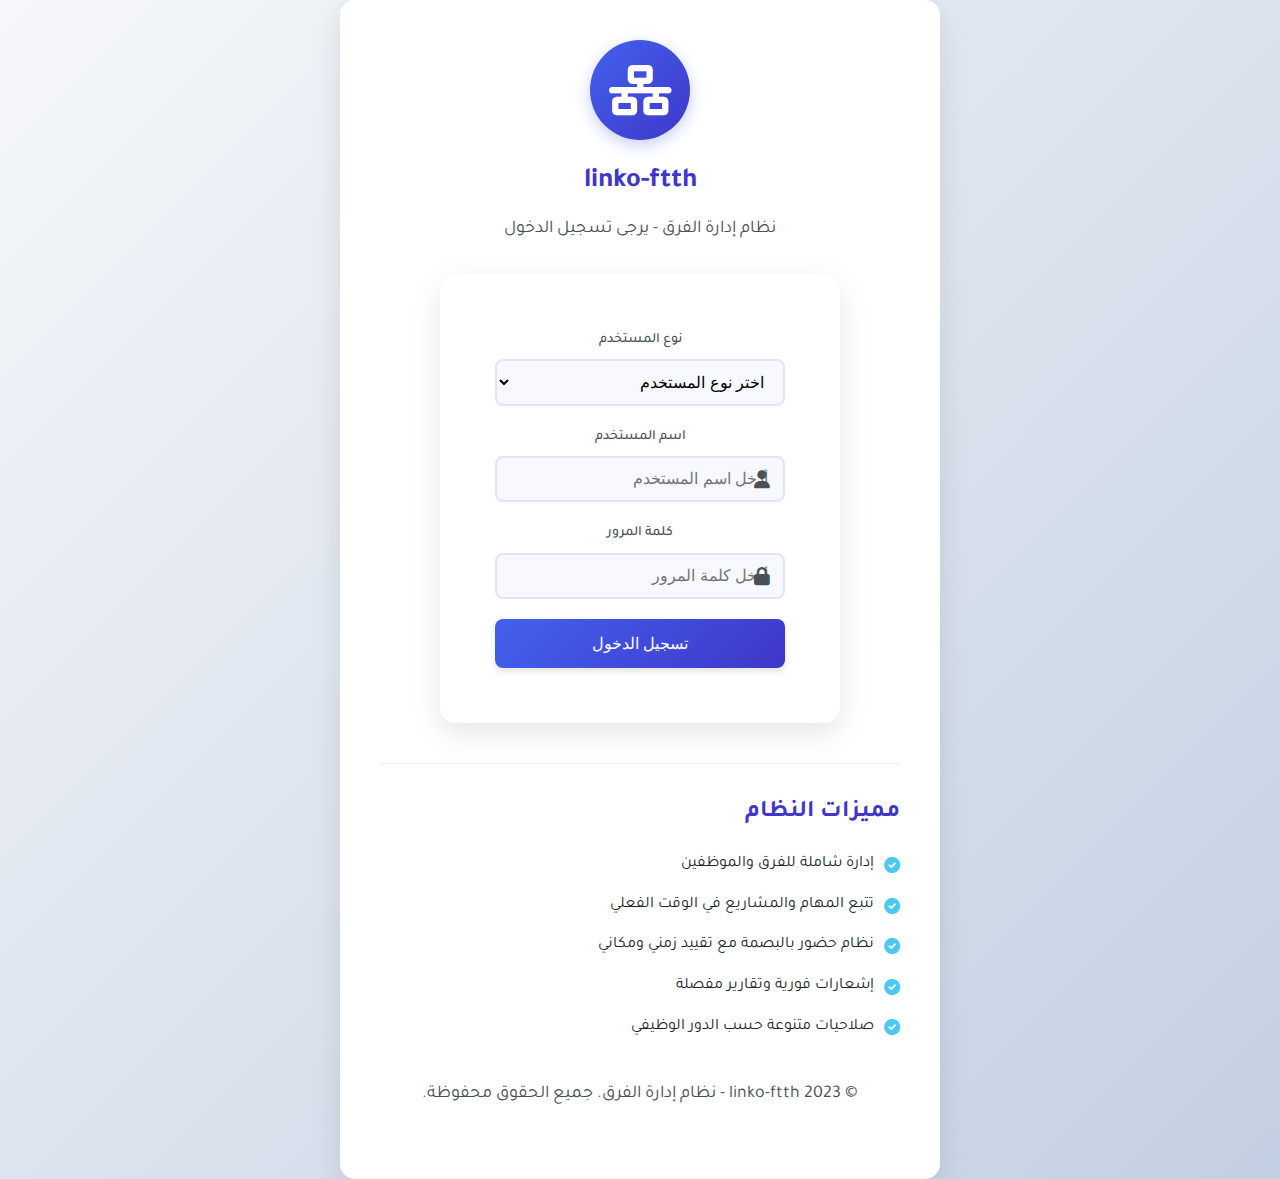
<file: index.html>
<!DOCTYPE html>
<html lang="ar" dir="rtl">
<head>
    <meta charset="UTF-8">
    <meta name="viewport" content="width=device-width, initial-scale=1.0">
    <title>linko-ftth - إدارة الفرق</title>
    <link rel="stylesheet" href="css/style.css">
    <link rel="stylesheet" href="https://cdnjs.cloudflare.com/ajax/libs/font-awesome/6.0.0/css/all.min.css">
    <link href="https://fonts.googleapis.com/css2?family=Tajawal:wght@300;400;500;700&display=swap" rel="stylesheet">
    <style>
        body {
            font-family: 'Tajawal', sans-serif;
            background: linear-gradient(135deg, #f5f7fa 0%, #c3cfe2 100%);
            margin: 0;
            padding: 0;
            min-height: 100vh;
            display: flex;
            justify-content: center;
            align-items: center;
        }

        .container {
            text-align: center;
            background: white;
            border-radius: 15px;
            box-shadow: 0 10px 30px rgba(0, 0, 0, 0.1);
            padding: 40px;
            max-width: 600px;
            width: 90%;
        }

        .logo {
            width: 100px;
            height: 100px;
            background: linear-gradient(135deg, #4361ee, #3f37c9);
            border-radius: 50%;
            display: flex;
            justify-content: center;
            align-items: center;
            margin: 0 auto 20px;
            box-shadow: 0 5px 15px rgba(67, 97, 238, 0.3);
        }

        .logo i {
            font-size: 50px;
            color: white;
        }

        h1 {
            color: #3f37c9;
            margin-bottom: 10px;
            font-size: 28px;
        }

        p {
            color: #495057;
            font-size: 18px;
            margin-bottom: 30px;
            line-height: 1.6;
        }

        .login-options {
            display: flex;
            flex-direction: column;
            gap: 20px;
        }

        .login-btn {
            display: flex;
            align-items: center;
            justify-content: center;
            gap: 15px;
            padding: 15px 25px;
            border-radius: 50px;
            text-decoration: none;
            font-size: 18px;
            font-weight: 500;
            transition: all 0.3s ease;
            box-shadow: 0 4px 6px rgba(0, 0, 0, 0.1);
        }

        .login-btn i {
            font-size: 24px;
        }

        .admin-btn {
            background: linear-gradient(135deg, #4361ee, #3f37c9);
            color: white;
        }

        .technician-btn {
            background: linear-gradient(135deg, #4cc9f0, #3a86ff);
            color: white;
        }

        .login-btn:hover {
            transform: translateY(-3px);
            box-shadow: 0 10px 20px rgba(0, 0, 0, 0.15);
        }

        .features {
            text-align: right;
            margin-top: 40px;
            padding-top: 30px;
            border-top: 1px solid #eee;
        }

        .features h2 {
            color: #3f37c9;
            margin-bottom: 20px;
            font-size: 24px;
        }

        .features ul {
            list-style: none;
            padding: 0;
        }

        .features li {
            margin-bottom: 15px;
            display: flex;
            align-items: center;
            gap: 10px;
        }

        .features li i {
            color: #4cc9f0;
        }

        /* أنماط نموذج تسجيل الدخول الجديد */
        .login-form-container {
            background: white;
            border-radius: 15px;
            box-shadow: 0 10px 30px rgba(0, 0, 0, 0.1);
            padding: 30px;
            max-width: 400px;
            width: 100%;
            margin: 20px auto;
        }

        .login-form {
            width: 100%;
        }

        .form-group {
            margin-bottom: 20px;
        }

        .form-group label {
            display: block;
            margin-bottom: 8px;
            color: #495057;
            font-weight: 500;
            font-size: 14px;
        }

        .form-group select {
            width: 100%;
            padding: 12px 15px;
            border: 2px solid #e1e5f2;
            border-radius: 8px;
            font-size: 16px;
            transition: all 0.3s ease;
            background-color: #f8f9ff;
        }

        .form-group select:focus {
            border-color: #4361ee;
            outline: none;
            box-shadow: 0 0 0 3px rgba(67, 97, 238, 0.2);
            background-color: white;
        }

        .input-container {
            position: relative;
            display: flex;
            align-items: center;
        }

        .input-container .icon {
            position: absolute;
            right: 15px;
            color: #495057;
            z-index: 1;
            font-size: 18px;
        }

        .input-container input {
            width: 100%;
            padding: 12px 15px 12px 45px;
            border: 2px solid #e1e5f2;
            border-radius: 8px;
            font-size: 16px;
            transition: all 0.3s ease;
            background-color: #f8f9ff;
        }

        .input-container input:focus {
            border-color: #4361ee;
            outline: none;
            box-shadow: 0 0 0 3px rgba(67, 97, 238, 0.2);
            background-color: white;
        }

        .form-group.focused label {
            color: #4361ee;
        }

        .login-btn {
            width: 100%;
            padding: 15px;
            background: linear-gradient(135deg, #4361ee, #3f37c9);
            color: white;
            border: none;
            border-radius: 8px;
            font-size: 16px;
            font-weight: 500;
            cursor: pointer;
            transition: all 0.3s ease;
            box-shadow: 0 4px 6px rgba(0, 0, 0, 0.1);
        }

        .login-btn:hover {
            transform: translateY(-3px);
            box-shadow: 0 10px 20px rgba(0, 0, 0, 0.15);
        }

        /* رسائل الإشعارات */
        .message {
            position: fixed;
            top: 20px;
            left: 50%;
            transform: translateX(-50%);
            padding: 15px 25px;
            border-radius: 8px;
            color: white;
            font-weight: 500;
            z-index: 2000;
            animation: slideInMessage 0.3s ease-out, fadeOut 0.5s ease-out 2.5s forwards;
            box-shadow: 0 4px 6px rgba(0, 0, 0, 0.1);
        }

        .message.success {
            background: linear-gradient(135deg, #4cc9f0, #3a86ff);
        }

        .message.error {
            background: linear-gradient(135deg, #f72585, #b5179e);
        }

        @keyframes slideInMessage {
            from {
                opacity: 0;
                transform: translate(-50%, -20px);
            }
            to {
                opacity: 1;
                transform: translate(-50%, 0);
            }
        }

        @keyframes fadeOut {
            from {
                opacity: 1;
            }
            to {
                opacity: 0;
            }
        }

        footer {
            margin-top: 40px;
            color: #495057;
            font-size: 14px;
        }
    </style>
</head>
<body>
    <div class="container">
        <div class="logo">
            <i class="fas fa-network-wired"></i>
        </div>
        <h1>linko-ftth</h1>
        <p>نظام إدارة الفرق - يرجى تسجيل الدخول</p>

        <div class="login-form-container">
            <form class="login-form" id="loginForm">
                <div class="form-group">
                    <label for="userRole">نوع المستخدم</label>
                    <select id="userRole" required>
                        <option value="">اختر نوع المستخدم</option>
                        <option value="supervisor">المشرف العام (مالك النظام)</option>
                        <option value="admin">مدير</option>
                        <option value="technician">فني</option>
                    </select>
                </div>

                <div class="form-group">
                    <label for="username">اسم المستخدم</label>
                    <div class="input-container">
                        <i class="fas fa-user icon"></i>
                        <input type="text" id="username" placeholder="أدخل اسم المستخدم" required>
                    </div>
                </div>

                <div class="form-group">
                    <label for="password">كلمة المرور</label>
                    <div class="input-container">
                        <i class="fas fa-lock icon"></i>
                        <input type="password" id="password" placeholder="أدخل كلمة المرور" required>
                    </div>
                </div>

                <button type="submit" class="login-btn">تسجيل الدخول</button>
            </form>
        </div>

        <div class="features">
            <h2>مميزات النظام</h2>
            <ul>
                <li><i class="fas fa-check-circle"></i> إدارة شاملة للفرق والموظفين</li>
                <li><i class="fas fa-check-circle"></i> تتبع المهام والمشاريع في الوقت الفعلي</li>
                <li><i class="fas fa-check-circle"></i> نظام حضور بالبصمة مع تقييد زمني ومكاني</li>
                <li><i class="fas fa-check-circle"></i> إشعارات فورية وتقارير مفصلة</li>
                <li><i class="fas fa-check-circle"></i> صلاحيات متنوعة حسب الدور الوظيفي</li>
            </ul>
        </div>

        <footer>
            <p>© 2023 linko-ftth - نظام إدارة الفرق. جميع الحقوق محفوظة.</p>
        </footer>
    </div>

    <script>
        document.addEventListener('DOMContentLoaded', function() {
            const loginForm = document.getElementById('loginForm');
            const userRoleSelect = document.getElementById('userRole');

            // إضافة تأثيرات تفاعلية للنموذج
            const inputs = document.querySelectorAll('input, select');
            inputs.forEach(input => {
                input.addEventListener('focus', function() {
                    this.parentElement.parentElement.classList.add('focused');
                });

                input.addEventListener('blur', function() {
                    this.parentElement.parentElement.classList.remove('focused');
                });
            });

            // معالجة إرسال النموذج
            loginForm.addEventListener('submit', function(e) {
                e.preventDefault();

                const role = document.getElementById('userRole').value;
                const username = document.getElementById('username').value;
                const password = document.getElementById('password').value;

                if (!role || !username || !password) {
                    showMessage('يرجى ملء جميع الحقول', 'error');
                    return;
                }

                // التحقق من بيانات الدخول
                if (validateLogin(role, username, password)) {
                    // حفظ بيانات المستخدم
                    localStorage.setItem('userRole', role);
                    localStorage.setItem('username', username);

                    // توجيه حسب الدور
                    redirectUser(role);
                } else {
                    showMessage('بيانات الدخول غير صحيحة', 'error');
                }
            });

            function validateLogin(role, username, password) {
                // بيانات المشرف العام (مالك النظام)
                if (role === 'supervisor' && username === 'owner' && password === 'owner123') {
                    return true;
                }

                // بيانات المديرين
                const admins = JSON.parse(localStorage.getItem('admins') || '[]');
                if (role === 'admin' && admins.some(admin => admin.username === username && admin.password === password)) {
                    return true;
                }

                // بيانات الفنيين
                const technicians = JSON.parse(localStorage.getItem('technicians') || '[]');
                if (role === 'technician' && technicians.some(tech => tech.username === username && tech.password === password)) {
                    return true;
                }

                return false;
            }

            function redirectUser(role) {
                switch(role) {
                    case 'supervisor':
                        window.location.href = 'pages/admin-login.html';
                        break;
                    case 'admin':
                        window.location.href = 'pages/admin-login.html';
                        break;
                    case 'technician':
                        window.location.href = 'pages/technician-login.html';
                        break;
                }
            }

            function showMessage(message, type) {
                const existingMessage = document.querySelector('.message');
                if (existingMessage) {
                    existingMessage.remove();
                }

                const messageDiv = document.createElement('div');
                messageDiv.className = `message ${type}`;
                messageDiv.textContent = message;

                document.body.appendChild(messageDiv);

                setTimeout(() => {
                    messageDiv.style.opacity = '0';
                    setTimeout(() => {
                        messageDiv.remove();
                    }, 500);
                }, 3000);
            }
        });
    </script>
</body>
</html>
</file>
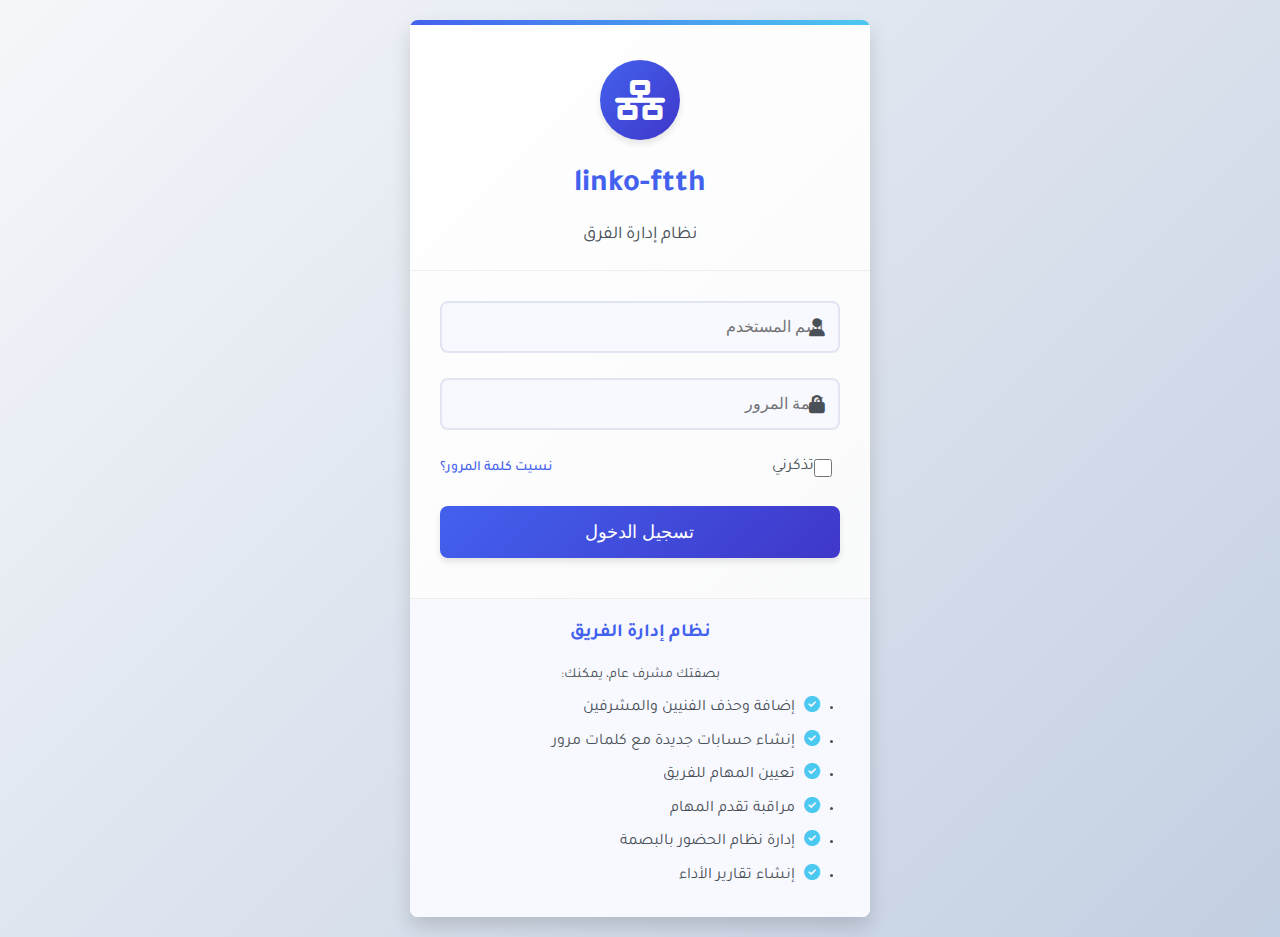
<file: pages/admin-login.html>
<!DOCTYPE html>
<html lang="ar" dir="rtl">
<head>
    <meta charset="UTF-8">
    <meta name="viewport" content="width=device-width, initial-scale=1.0">
    <title>linko-ftth - إدارة الفرق</title>
    <link rel="stylesheet" href="https://cdnjs.cloudflare.com/ajax/libs/font-awesome/6.0.0/css/all.min.css">
    <link href="https://fonts.googleapis.com/css2?family=Tajawal:wght@300;400;500;700&display=swap" rel="stylesheet">
    <style>
        /* ======== المتغيرات العامة ======== */
        :root {
            --primary-color: #4361ee;
            --secondary-color: #3f37c9;
            --accent-color: #4cc9f0;
            --success-color: #4cc9f0;
            --warning-color: #f77f00;
            --danger-color: #d62828;
            --dark-color: #1b263b;
            --light-color: #f8f9fa;
            --gray-color: #495057;
            --text-color: #212529;
            --border-radius: 8px;
            --transition: all 0.3s ease;
            --box-shadow: 0 4px 6px rgba(0, 0, 0, 0.1);
            --box-shadow-hover: 0 10px 20px rgba(0, 0, 0, 0.15);
        }

        /* ======== التنسيق العام ======== */
        * {
            margin: 0;
            padding: 0;
            box-sizing: border-box;
        }

        body {
            font-family: 'Tajawal', sans-serif;
            background: linear-gradient(135deg, #f5f7fa 0%, #c3cfe2 100%);
            color: var(--text-color);
            line-height: 1.6;
            overflow-x: hidden;
            min-height: 100vh;
            display: flex;
            justify-content: center;
            align-items: center;
        }

        /* ======== شاشة تسجيل الدخول ======== */
        .screen {
            display: flex;
            justify-content: center;
            align-items: center;
            width: 100%;
            min-height: 100vh;
        }

        .login-container {
            width: 100%;
            max-width: 500px;
            padding: 20px;
            animation: fadeIn 0.5s ease-out;
        }

        .login-box {
            background: linear-gradient(135deg, #ffffff 0%, #f8f9fa 100%);
            border-radius: var(--border-radius);
            box-shadow: var(--box-shadow-hover);
            overflow: hidden;
            animation: slideIn 0.5s ease-out;
            position: relative;
        }

        .login-box::before {
            content: '';
            position: absolute;
            top: 0;
            left: 0;
            right: 0;
            height: 5px;
            background: linear-gradient(90deg, var(--primary-color), var(--accent-color));
        }

        .login-header {
            padding: 40px 30px 20px;
            text-align: center;
            border-bottom: 1px solid #eee;
        }

        .logo {
            width: 80px;
            height: 80px;
            background: linear-gradient(135deg, var(--primary-color), var(--secondary-color));
            border-radius: 50%;
            display: flex;
            justify-content: center;
            align-items: center;
            margin: 0 auto 20px;
            box-shadow: var(--box-shadow);
            animation: pulse 2s infinite;
        }

        .logo-icon {
            font-size: 40px;
            color: white;
        }

        .login-header h1 {
            color: var(--primary-color);
            margin-bottom: 10px;
            font-size: 32px;
            font-weight: 700;
        }

        .login-header p {
            color: var(--gray-color);
            font-size: 18px;
        }

        .login-form {
            padding: 30px;
        }

        .form-group {
            margin-bottom: 25px;
            position: relative;
        }

        .input-container {
            position: relative;
            display: flex;
            align-items: center;
        }

        .icon {
            position: absolute;
            right: 15px;
            color: var(--gray-color);
            z-index: 1;
            font-size: 18px;
        }

        .input-container input {
            width: 100%;
            padding: 15px 15px 15px 45px;
            border: 2px solid #e1e5f2;
            border-radius: var(--border-radius);
            font-size: 16px;
            transition: var(--transition);
            background-color: #f8f9ff;
        }

        .input-container input:focus {
            border-color: var(--primary-color);
            outline: none;
            box-shadow: 0 0 0 3px rgba(67, 97, 238, 0.2);
            background-color: white;
        }

        .input-container input:hover {
            border-color: #c6d0f5;
        }

        .form-options {
            display: flex;
            justify-content: space-between;
            align-items: center;
            margin-bottom: 25px;
        }

        .remember-me {
            display: flex;
            align-items: center;
            color: var(--gray-color);
        }

        .remember-me input {
            margin-right: 8px;
            width: 18px;
            height: 18px;
        }

        .forgot-password {
            color: var(--primary-color);
            text-decoration: none;
            font-size: 14px;
            transition: var(--transition);
            font-weight: 500;
        }

        .forgot-password:hover {
            text-decoration: underline;
            color: var(--secondary-color);
        }

        .login-btn {
            width: 100%;
            padding: 15px;
            background: linear-gradient(135deg, var(--primary-color), var(--secondary-color));
            color: white;
            border: none;
            border-radius: var(--border-radius);
            font-size: 18px;
            font-weight: 500;
            cursor: pointer;
            transition: var(--transition);
            box-shadow: var(--box-shadow);
            position: relative;
            overflow: hidden;
        }

        .login-btn:hover {
            transform: translateY(-3px);
            box-shadow: var(--box-shadow-hover);
        }

        .login-btn:active {
            transform: translateY(-1px);
        }

        .login-btn::after {
            content: '';
            position: absolute;
            top: 50%;
            left: 50%;
            width: 5px;
            height: 5px;
            background: rgba(255, 255, 255, 0.5);
            opacity: 0;
            border-radius: 100%;
            transform: scale(1, 1) translate(-50%);
            transform-origin: 50% 50%;
        }

        .login-btn:focus:not(:active)::after {
            animation: ripple 1s ease-out;
        }

        .admin-info {
            text-align: center;
            padding: 20px 30px;
            border-top: 1px solid #eee;
            margin-top: 10px;
            background-color: #f8f9ff;
        }

        .admin-info p {
            color: var(--gray-color);
            margin-bottom: 10px;
            font-size: 14px;
        }

        .admin-info h3 {
            color: var(--primary-color);
            margin-bottom: 15px;
        }

        .features-list {
            text-align: right;
            padding: 0 20px;
        }

        .features-list li {
            margin-bottom: 8px;
            color: var(--gray-color);
        }

        .features-list li i {
            color: var(--success-color);
            margin-left: 5px;
        }

        /* ======== الرسوم المتحركة ======== */
        @keyframes fadeIn {
            from {
                opacity: 0;
            }
            to {
                opacity: 1;
            }
        }

        @keyframes slideIn {
            from {
                opacity: 0;
                transform: translateY(-30px);
            }
            to {
                opacity: 1;
                transform: translateY(0);
            }
        }

        @keyframes pulse {
            0% {
                box-shadow: 0 0 0 0 rgba(67, 97, 238, 0.4);
            }
            70% {
                box-shadow: 0 0 0 15px rgba(67, 97, 238, 0);
            }
            100% {
                box-shadow: 0 0 0 0 rgba(67, 97, 238, 0);
            }
        }

        @keyframes ripple {
            0% {
                transform: scale(0, 0);
                opacity: 1;
            }
            100% {
                transform: scale(50, 50);
                opacity: 0;
            }
        }

        /* ======== رسائل الإشعارات ======== */
        .message {
            position: fixed;
            top: 20px;
            left: 50%;
            transform: translateX(-50%);
            padding: 15px 25px;
            border-radius: var(--border-radius);
            color: white;
            font-weight: 500;
            z-index: 2000;
            animation: slideInMessage 0.3s ease-out, fadeOut 0.5s ease-out 2.5s forwards;
            box-shadow: var(--box-shadow);
        }

        .message.success {
            background: linear-gradient(135deg, #4cc9f0, #3a86ff);
        }

        .message.error {
            background: linear-gradient(135deg, #f72585, #b5179e);
        }

        .message.info {
            background: linear-gradient(135deg, #4361ee, #3a0ca3);
        }

        @keyframes slideInMessage {
            from {
                opacity: 0;
                transform: translate(-50%, -20px);
            }
            to {
                opacity: 1;
                transform: translate(-50%, 0);
            }
        }

        @keyframes fadeOut {
            from {
                opacity: 1;
            }
            to {
                opacity: 0;
            }
        }

        /* ======== استجابة للشاشات الصغيرة ======== */
        @media (max-width: 576px) {
            .login-container {
                padding: 10px;
            }
            
            .login-header {
                padding: 30px 20px 15px;
            }
            
            .login-form {
                padding: 20px;
            }
            
            .login-header h1 {
                font-size: 28px;
            }
            
            .login-header p {
                font-size: 16px;
            }
        }
    </style>
</head>
<body>
    <!-- شاشة تسجيل الدخول -->
    <div id="loginScreen" class="screen">
        <div class="login-container">
            <div class="login-box">
                <div class="login-header">
                    <div class="logo">
                        <i class="fas fa-network-wired logo-icon"></i>
                    </div>
                    <h1>linko-ftth</h1>
                    <p>نظام إدارة الفرق</p>
                </div>
                <form class="login-form" id="loginForm">
                    <div class="form-group">
                        <div class="input-container">
                            <i class="fas fa-user icon"></i>
                            <input type="text" id="username" placeholder="اسم المستخدم" required>
                        </div>
                    </div>
                    <div class="form-group">
                        <div class="input-container">
                            <i class="fas fa-lock icon"></i>
                            <input type="password" id="password" placeholder="كلمة المرور" required>
                        </div>
                    </div>
                    <div class="form-options">
                        <label class="remember-me">
                            <input type="checkbox" id="remember">
                            <span>تذكرني</span>
                        </label>
                        <a href="#" class="forgot-password">نسيت كلمة المرور؟</a>
                    </div>
                    <button type="submit" class="login-btn">تسجيل الدخول</button>
                </form>
                <div class="admin-info">
                    <h3>نظام إدارة الفريق</h3>
                    <p>بصفتك مشرف عام، يمكنك:</p>
                    <ul class="features-list">
                        <li><i class="fas fa-check-circle"></i> إضافة وحذف الفنيين والمشرفين</li>
                        <li><i class="fas fa-check-circle"></i> إنشاء حسابات جديدة مع كلمات مرور</li>
                        <li><i class="fas fa-check-circle"></i> تعيين المهام للفريق</li>
                        <li><i class="fas fa-check-circle"></i> مراقبة تقدم المهام</li>
                        <li><i class="fas fa-check-circle"></i> إدارة نظام الحضور بالبصمة</li>
                        <li><i class="fas fa-check-circle"></i> إنشاء تقارير الأداء</li>
                    </ul>
                </div>
            </div>
        </div>
    </div>

    <script>
        // إضافة تأثيرات تفاعلية للنموذج
        document.addEventListener('DOMContentLoaded', function() {
            const loginForm = document.getElementById('loginForm');
            const loginBtn = document.querySelector('.login-btn');
            
            // إضافة تأثير عند التركيز على حقول الإدخال
            const inputs = document.querySelectorAll('input');
            inputs.forEach(input => {
                input.addEventListener('focus', function() {
                    this.parentElement.parentElement.classList.add('focused');
                });
                
                input.addEventListener('blur', function() {
                    this.parentElement.parentElement.classList.remove('focused');
                });
            });
            
            // معالجة إرسال النموذج
            loginForm.addEventListener('submit', function(e) {
                e.preventDefault();

                // الحصول على قيم الحقول
                const username = document.getElementById('username').value;
                const password = document.getElementById('password').value;

                // التحقق من صحة البيانات
                if (!username || !password) {
                    showMessage('يرجى ملء جميع الحقول', 'error');
                    return;
                }

                // التحقق من بيانات المشرف العام
                if (username === 'owner' && password === 'owner123') {
                    // حفظ بيانات المستخدم
                    localStorage.setItem('userRole', 'supervisor');
                    localStorage.setItem('username', username);

                    // عرض رسالة نجاح
                    showMessage('مرحباً بك مشرف النظام', 'success');

                    // إعادة تعيين النموذج
                    loginForm.reset();

                    // توجيه إلى لوحة التحكم
                    setTimeout(() => {
                        window.location.href = '../pages/tasks.html';
                    }, 1500);
                } else {
                    // التحقق من بيانات المديرين المضافين
                    const admins = JSON.parse(localStorage.getItem('admins') || '[]');
                    const admin = admins.find(a => a.username === username && a.password === password);

                    if (admin) {
                        // حفظ بيانات المستخدم
                        localStorage.setItem('userRole', 'admin');
                        localStorage.setItem('username', username);

                        // عرض رسالة نجاح
                        showMessage('مرحباً بك مدير النظام', 'success');

                        // إعادة تعيين النموذج
                        loginForm.reset();

                        // توجيه إلى لوحة التحكم
                        setTimeout(() => {
                            window.location.href = '../pages/tasks.html';
                        }, 1500);
                    } else {
                        // عرض رسالة خطأ
                        showMessage('بيانات الدخول غير صحيحة', 'error');
                    }
                }
            });
            
            // دالة عرض الرسائل
            function showMessage(message, type) {
                // إزالة أي رسائل موجودة
                const existingMessage = document.querySelector('.message');
                if (existingMessage) {
                    existingMessage.remove();
                }
                
                // إنشاء عنصر الرسالة الجديد
                const messageDiv = document.createElement('div');
                messageDiv.className = `message ${type}`;
                messageDiv.textContent = message;
                
                // إضافة الرسالة إلى الصفحة
                document.body.appendChild(messageDiv);
                
                // إزالة الرسالة تلقائيًا بعد 3 ثوانٍ
                setTimeout(() => {
                    messageDiv.style.opacity = '0';
                    setTimeout(() => {
                        messageDiv.remove();
                    }, 500);
                }, 3000);
            }
        });
    </script>
</body>
</html>
</file>
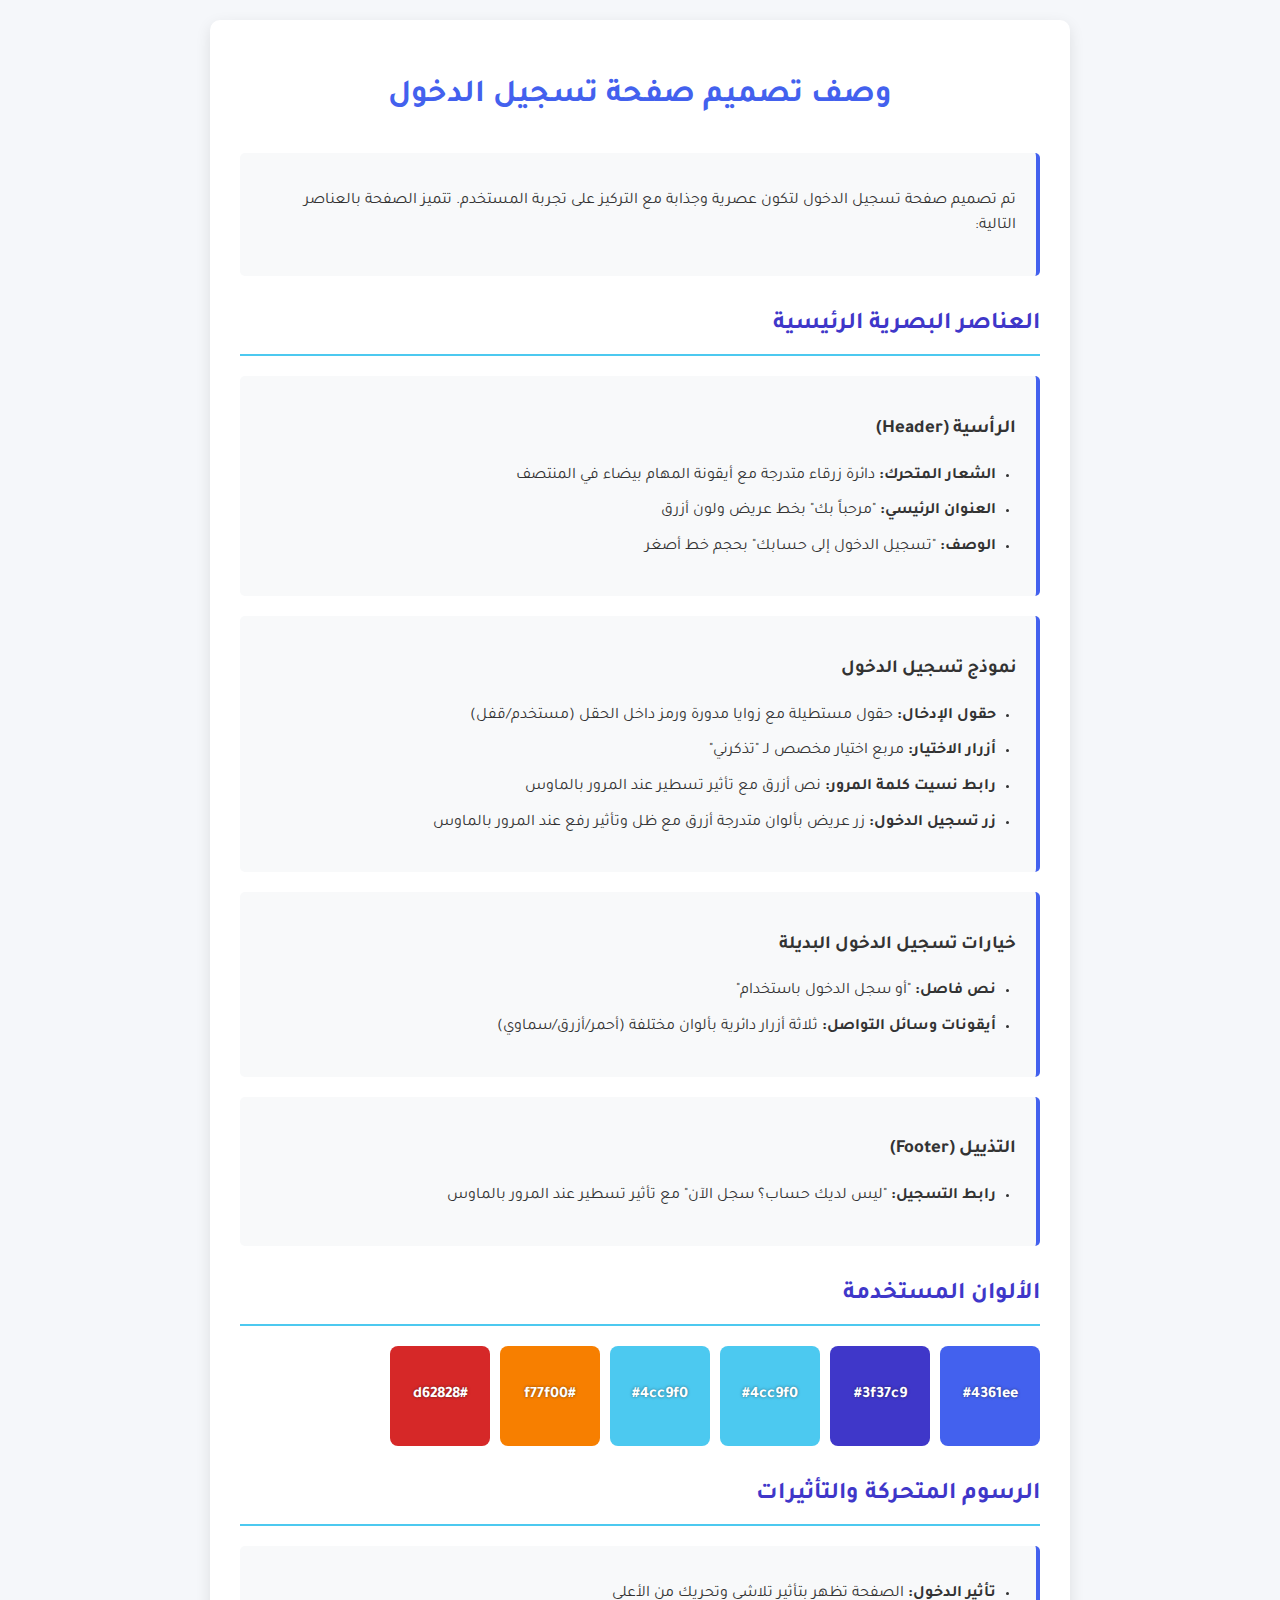
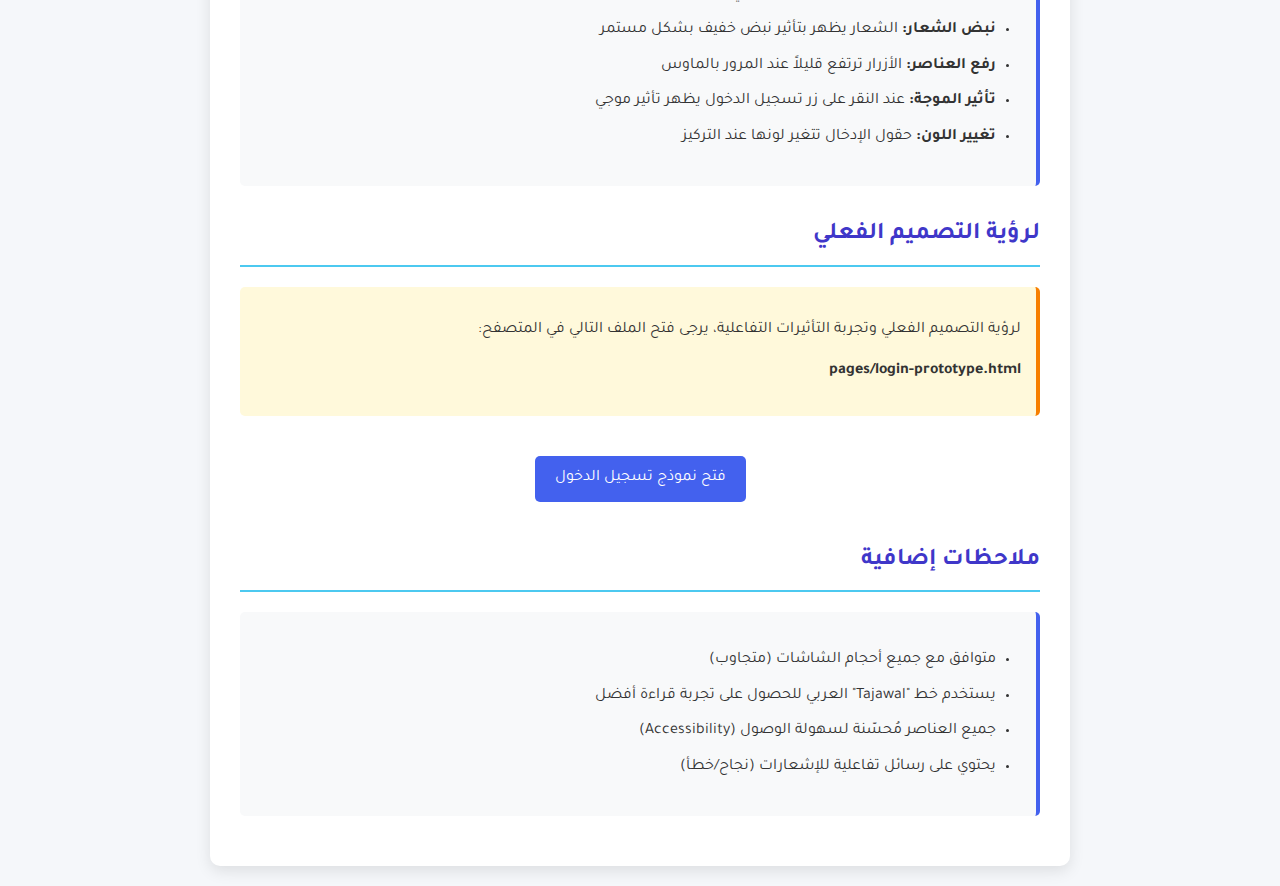
<file: pages/login-design-description.html>
<!DOCTYPE html>
<html lang="ar" dir="rtl">
<head>
    <meta charset="UTF-8">
    <meta name="viewport" content="width=device-width, initial-scale=1.0">
    <title>وصف تصميم صفحة تسجيل الدخول</title>
    <link href="https://fonts.googleapis.com/css2?family=Tajawal:wght@300;400;500;700&display=swap" rel="stylesheet">
    <style>
        body {
            font-family: 'Tajawal', sans-serif;
            background-color: #f5f7fa;
            color: #333;
            line-height: 1.6;
            margin: 0;
            padding: 20px;
            direction: rtl;
        }
        
        .container {
            max-width: 800px;
            margin: 0 auto;
            background: white;
            padding: 30px;
            border-radius: 10px;
            box-shadow: 0 5px 15px rgba(0,0,0,0.1);
        }
        
        h1 {
            color: #4361ee;
            text-align: center;
            margin-bottom: 30px;
        }
        
        h2 {
            color: #3f37c9;
            border-bottom: 2px solid #4cc9f0;
            padding-bottom: 10px;
            margin-top: 30px;
        }
        
        .description-box {
            background: #f8f9fa;
            border-right: 4px solid #4361ee;
            padding: 20px;
            margin: 20px 0;
            border-radius: 5px;
        }
        
        .feature-list {
            padding-right: 20px;
        }
        
        .feature-list li {
            margin-bottom: 10px;
        }
        
        .color-palette {
            display: flex;
            flex-wrap: wrap;
            gap: 10px;
            margin: 20px 0;
        }
        
        .color {
            width: 100px;
            height: 100px;
            border-radius: 8px;
            display: flex;
            align-items: center;
            justify-content: center;
            color: white;
            font-weight: bold;
            text-shadow: 0 0 3px rgba(0,0,0,0.5);
        }
        
        .primary { background: #4361ee; }
        .secondary { background: #3f37c9; }
        .accent { background: #4cc9f0; }
        .success { background: #4cc9f0; }
        .warning { background: #f77f00; }
        .danger { background: #d62828; }
        
        .btn {
            display: inline-block;
            background: #4361ee;
            color: white;
            padding: 10px 20px;
            border-radius: 5px;
            text-decoration: none;
            margin: 10px 5px;
            transition: all 0.3s ease;
        }
        
        .btn:hover {
            background: #3f37c9;
            transform: translateY(-2px);
        }
        
        .note {
            background: #fff9db;
            border-right: 4px solid #f77f00;
            padding: 15px;
            margin: 20px 0;
            border-radius: 5px;
        }
    </style>
</head>
<body>
    <div class="container">
        <h1>وصف تصميم صفحة تسجيل الدخول</h1>
        
        <div class="description-box">
            <p>تم تصميم صفحة تسجيل الدخول لتكون عصرية وجذابة مع التركيز على تجربة المستخدم. تتميز الصفحة بالعناصر التالية:</p>
        </div>
        
        <h2>العناصر البصرية الرئيسية</h2>
        
        <div class="description-box">
            <h3>الرأسية (Header)</h3>
            <ul class="feature-list">
                <li><strong>الشعار المتحرك:</strong> دائرة زرقاء متدرجة مع أيقونة المهام بيضاء في المنتصف</li>
                <li><strong>العنوان الرئيسي:</strong> "مرحباً بك" بخط عريض ولون أزرق</li>
                <li><strong>الوصف:</strong> "تسجيل الدخول إلى حسابك" بحجم خط أصغر</li>
            </ul>
        </div>
        
        <div class="description-box">
            <h3>نموذج تسجيل الدخول</h3>
            <ul class="feature-list">
                <li><strong>حقول الإدخال:</strong> حقول مستطيلة مع زوايا مدورة ورمز داخل الحقل (مستخدم/قفل)</li>
                <li><strong>أزرار الاختيار:</strong> مربع اختيار مخصص لـ "تذكرني"</li>
                <li><strong>رابط نسيت كلمة المرور:</strong> نص أزرق مع تأثير تسطير عند المرور بالماوس</li>
                <li><strong>زر تسجيل الدخول:</strong> زر عريض بألوان متدرجة أزرق مع ظل وتأثير رفع عند المرور بالماوس</li>
            </ul>
        </div>
        
        <div class="description-box">
            <h3>خيارات تسجيل الدخول البديلة</h3>
            <ul class="feature-list">
                <li><strong>نص فاصل:</strong> "أو سجل الدخول باستخدام"</li>
                <li><strong>أيقونات وسائل التواصل:</strong> ثلاثة أزرار دائرية بألوان مختلفة (أحمر/أزرق/سماوي)</li>
            </ul>
        </div>
        
        <div class="description-box">
            <h3>التذييل (Footer)</h3>
            <ul class="feature-list">
                <li><strong>رابط التسجيل:</strong> "ليس لديك حساب؟ سجل الآن" مع تأثير تسطير عند المرور بالماوس</li>
            </ul>
        </div>
        
        <h2>الألوان المستخدمة</h2>
        <div class="color-palette">
            <div class="color primary">#4361ee</div>
            <div class="color secondary">#3f37c9</div>
            <div class="color accent">#4cc9f0</div>
            <div class="color success">#4cc9f0</div>
            <div class="color warning">#f77f00</div>
            <div class="color danger">#d62828</div>
        </div>
        
        <h2>الرسوم المتحركة والتأثيرات</h2>
        
        <div class="description-box">
            <ul class="feature-list">
                <li><strong>تأثير الدخول:</strong> الصفحة تظهر بتأثير تلاشي وتحريك من الأعلى</li>
                <li><strong>نبض الشعار:</strong> الشعار يظهر بتأثير نبض خفيف بشكل مستمر</li>
                <li><strong>رفع العناصر:</strong> الأزرار ترتفع قليلاً عند المرور بالماوس</li>
                <li><strong>تأثير الموجة:</strong> عند النقر على زر تسجيل الدخول يظهر تأثير موجي</li>
                <li><strong>تغيير اللون:</strong> حقول الإدخال تتغير لونها عند التركيز</li>
            </ul>
        </div>
        
        <h2>لرؤية التصميم الفعلي</h2>
        
        <div class="note">
            <p>لرؤية التصميم الفعلي وتجربة التأثيرات التفاعلية، يرجى فتح الملف التالي في المتصفح:</p>
            <p><strong>pages/login-prototype.html</strong></p>
        </div>
        
        <div style="text-align: center; margin-top: 30px;">
            <a href="login-prototype.html" class="btn">فتح نموذج تسجيل الدخول</a>
        </div>
        
        <h2>ملاحظات إضافية</h2>
        
        <div class="description-box">
            <ul class="feature-list">
                <li>متوافق مع جميع أحجام الشاشات (متجاوب)</li>
                <li>يستخدم خط "Tajawal" العربي للحصول على تجربة قراءة أفضل</li>
                <li>جميع العناصر مُحسّنة لسهولة الوصول (Accessibility)</li>
                <li>يحتوي على رسائل تفاعلية للإشعارات (نجاح/خطأ)</li>
            </ul>
        </div>
    </div>
</body>
</html>
</file>
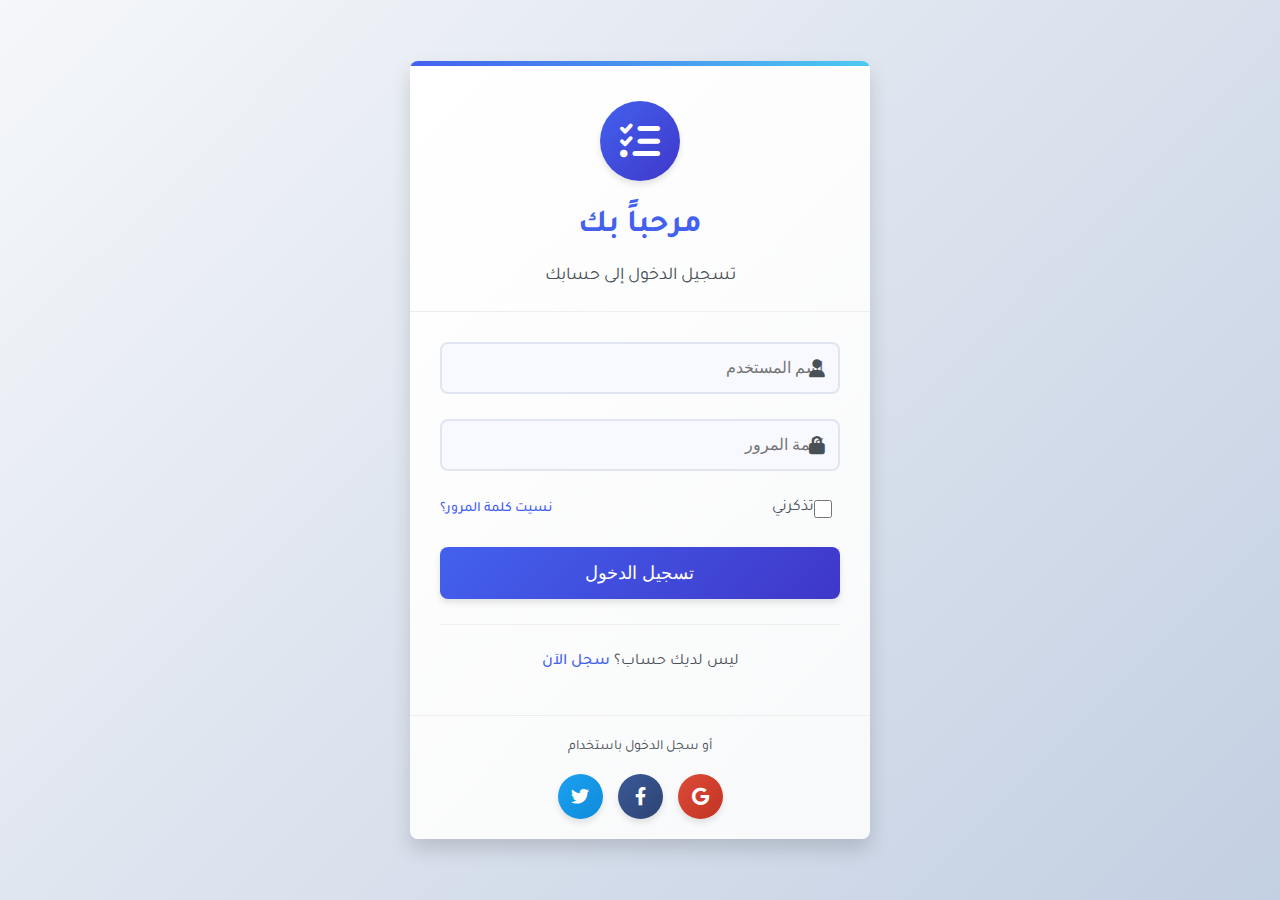
<file: pages/login-prototype.html>
<!DOCTYPE html>
<html lang="ar" dir="rtl">
<head>
    <meta charset="UTF-8">
    <meta name="viewport" content="width=device-width, initial-scale=1.0">
    <title>نموذج تسجيل الدخول - مدير المهام</title>
    <link rel="stylesheet" href="https://cdnjs.cloudflare.com/ajax/libs/font-awesome/6.0.0/css/all.min.css">
    <link href="https://fonts.googleapis.com/css2?family=Tajawal:wght@300;400;500;700&display=swap" rel="stylesheet">
    <style>
        /* ======== المتغيرات العامة ======== */
        :root {
            --primary-color: #4361ee;
            --secondary-color: #3f37c9;
            --accent-color: #4cc9f0;
            --success-color: #4cc9f0;
            --warning-color: #f77f00;
            --danger-color: #d62828;
            --dark-color: #1b263b;
            --light-color: #f8f9fa;
            --gray-color: #495057;
            --text-color: #212529;
            --border-radius: 8px;
            --transition: all 0.3s ease;
            --box-shadow: 0 4px 6px rgba(0, 0, 0, 0.1);
            --box-shadow-hover: 0 10px 20px rgba(0, 0, 0, 0.15);
        }

        /* ======== التنسيق العام ======== */
        * {
            margin: 0;
            padding: 0;
            box-sizing: border-box;
        }

        body {
            font-family: 'Tajawal', sans-serif;
            background: linear-gradient(135deg, #f5f7fa 0%, #c3cfe2 100%);
            color: var(--text-color);
            line-height: 1.6;
            overflow-x: hidden;
            min-height: 100vh;
            display: flex;
            justify-content: center;
            align-items: center;
        }

        /* ======== شاشة تسجيل الدخول ======== */
        .screen {
            display: flex;
            justify-content: center;
            align-items: center;
            width: 100%;
            min-height: 100vh;
        }

        .login-container {
            width: 100%;
            max-width: 500px;
            padding: 20px;
            animation: fadeIn 0.5s ease-out;
        }

        .login-box {
            background: linear-gradient(135deg, #ffffff 0%, #f8f9fa 100%);
            border-radius: var(--border-radius);
            box-shadow: var(--box-shadow-hover);
            overflow: hidden;
            animation: slideIn 0.5s ease-out;
            position: relative;
        }

        .login-box::before {
            content: '';
            position: absolute;
            top: 0;
            left: 0;
            right: 0;
            height: 5px;
            background: linear-gradient(90deg, var(--primary-color), var(--accent-color));
        }

        .login-header {
            padding: 40px 30px 20px;
            text-align: center;
            border-bottom: 1px solid #eee;
        }

        .logo {
            width: 80px;
            height: 80px;
            background: linear-gradient(135deg, var(--primary-color), var(--secondary-color));
            border-radius: 50%;
            display: flex;
            justify-content: center;
            align-items: center;
            margin: 0 auto 20px;
            box-shadow: var(--box-shadow);
            animation: pulse 2s infinite;
        }

        .logo-icon {
            font-size: 40px;
            color: white;
        }

        .login-header h1 {
            color: var(--primary-color);
            margin-bottom: 10px;
            font-size: 32px;
            font-weight: 700;
        }

        .login-header p {
            color: var(--gray-color);
            font-size: 18px;
        }

        .login-form {
            padding: 30px;
        }

        .form-group {
            margin-bottom: 25px;
            position: relative;
        }

        .input-container {
            position: relative;
            display: flex;
            align-items: center;
        }

        .icon {
            position: absolute;
            right: 15px;
            color: var(--gray-color);
            z-index: 1;
            font-size: 18px;
        }

        .input-container input {
            width: 100%;
            padding: 15px 15px 15px 45px;
            border: 2px solid #e1e5f2;
            border-radius: var(--border-radius);
            font-size: 16px;
            transition: var(--transition);
            background-color: #f8f9ff;
        }

        .input-container input:focus {
            border-color: var(--primary-color);
            outline: none;
            box-shadow: 0 0 0 3px rgba(67, 97, 238, 0.2);
            background-color: white;
        }

        .input-container input:hover {
            border-color: #c6d0f5;
        }

        .form-options {
            display: flex;
            justify-content: space-between;
            align-items: center;
            margin-bottom: 25px;
        }

        .remember-me {
            display: flex;
            align-items: center;
            color: var(--gray-color);
        }

        .remember-me input {
            margin-right: 8px;
            width: 18px;
            height: 18px;
        }

        .forgot-password {
            color: var(--primary-color);
            text-decoration: none;
            font-size: 14px;
            transition: var(--transition);
            font-weight: 500;
        }

        .forgot-password:hover {
            text-decoration: underline;
            color: var(--secondary-color);
        }

        .login-btn {
            width: 100%;
            padding: 15px;
            background: linear-gradient(135deg, var(--primary-color), var(--secondary-color));
            color: white;
            border: none;
            border-radius: var(--border-radius);
            font-size: 18px;
            font-weight: 500;
            cursor: pointer;
            transition: var(--transition);
            box-shadow: var(--box-shadow);
            position: relative;
            overflow: hidden;
        }

        .login-btn:hover {
            transform: translateY(-3px);
            box-shadow: var(--box-shadow-hover);
        }

        .login-btn:active {
            transform: translateY(-1px);
        }

        .login-btn::after {
            content: '';
            position: absolute;
            top: 50%;
            left: 50%;
            width: 5px;
            height: 5px;
            background: rgba(255, 255, 255, 0.5);
            opacity: 0;
            border-radius: 100%;
            transform: scale(1, 1) translate(-50%);
            transform-origin: 50% 50%;
        }

        .login-btn:focus:not(:active)::after {
            animation: ripple 1s ease-out;
        }

        .login-footer {
            text-align: center;
            margin-top: 25px;
            padding-top: 25px;
            border-top: 1px solid #eee;
        }

        .login-footer p {
            color: var(--gray-color);
            font-size: 16px;
        }

        .login-footer a {
            color: var(--primary-color);
            text-decoration: none;
            font-weight: 500;
            transition: var(--transition);
        }

        .login-footer a:hover {
            text-decoration: underline;
            color: var(--secondary-color);
        }

        .social-login {
            text-align: center;
            padding: 20px 30px;
            border-top: 1px solid #eee;
            margin-top: 10px;
        }

        .social-login p {
            color: var(--gray-color);
            margin-bottom: 15px;
            font-size: 14px;
        }

        .social-icons {
            display: flex;
            justify-content: center;
            gap: 15px;
        }

        .social-icon {
            width: 45px;
            height: 45px;
            border-radius: 50%;
            display: flex;
            justify-content: center;
            align-items: center;
            color: white;
            font-size: 18px;
            text-decoration: none;
            transition: var(--transition);
            box-shadow: var(--box-shadow);
        }

        .social-icon:hover {
            transform: translateY(-5px);
            box-shadow: var(--box-shadow-hover);
        }

        .social-icon:nth-child(1) {
            background: linear-gradient(135deg, #dd4b39, #c23321);
        }

        .social-icon:nth-child(2) {
            background: linear-gradient(135deg, #3b5998, #2d4373);
        }

        .social-icon:nth-child(3) {
            background: linear-gradient(135deg, #1da1f2, #0d8bd9);
        }

        /* ======== الرسوم المتحركة ======== */
        @keyframes fadeIn {
            from {
                opacity: 0;
            }
            to {
                opacity: 1;
            }
        }

        @keyframes slideIn {
            from {
                opacity: 0;
                transform: translateY(-30px);
            }
            to {
                opacity: 1;
                transform: translateY(0);
            }
        }

        @keyframes pulse {
            0% {
                box-shadow: 0 0 0 0 rgba(67, 97, 238, 0.4);
            }
            70% {
                box-shadow: 0 0 0 15px rgba(67, 97, 238, 0);
            }
            100% {
                box-shadow: 0 0 0 0 rgba(67, 97, 238, 0);
            }
        }

        @keyframes ripple {
            0% {
                transform: scale(0, 0);
                opacity: 1;
            }
            100% {
                transform: scale(50, 50);
                opacity: 0;
            }
        }

        /* ======== رسائل الإشعارات ======== */
        .message {
            position: fixed;
            top: 20px;
            left: 50%;
            transform: translateX(-50%);
            padding: 15px 25px;
            border-radius: var(--border-radius);
            color: white;
            font-weight: 500;
            z-index: 2000;
            animation: slideInMessage 0.3s ease-out, fadeOut 0.5s ease-out 2.5s forwards;
            box-shadow: var(--box-shadow);
        }

        .message.success {
            background: linear-gradient(135deg, #4cc9f0, #3a86ff);
        }

        .message.error {
            background: linear-gradient(135deg, #f72585, #b5179e);
        }

        .message.info {
            background: linear-gradient(135deg, #4361ee, #3a0ca3);
        }

        @keyframes slideInMessage {
            from {
                opacity: 0;
                transform: translate(-50%, -20px);
            }
            to {
                opacity: 1;
                transform: translate(-50%, 0);
            }
        }

        @keyframes fadeOut {
            from {
                opacity: 1;
            }
            to {
                opacity: 0;
            }
        }

        /* ======== استجابة للشاشات الصغيرة ======== */
        @media (max-width: 576px) {
            .login-container {
                padding: 10px;
            }
            
            .login-header {
                padding: 30px 20px 15px;
            }
            
            .login-form {
                padding: 20px;
            }
            
            .login-header h1 {
                font-size: 28px;
            }
            
            .login-header p {
                font-size: 16px;
            }
        }
    </style>
</head>
<body>
    <!-- شاشة تسجيل الدخول -->
    <div id="loginScreen" class="screen">
        <div class="login-container">
            <div class="login-box">
                <div class="login-header">
                    <div class="logo">
                        <i class="fas fa-tasks logo-icon"></i>
                    </div>
                    <h1>مرحباً بك</h1>
                    <p>تسجيل الدخول إلى حسابك</p>
                </div>
                <form class="login-form" id="loginForm">
                    <div class="form-group">
                        <div class="input-container">
                            <i class="fas fa-user icon"></i>
                            <input type="text" id="username" placeholder="اسم المستخدم" required>
                        </div>
                    </div>
                    <div class="form-group">
                        <div class="input-container">
                            <i class="fas fa-lock icon"></i>
                            <input type="password" id="password" placeholder="كلمة المرور" required>
                        </div>
                    </div>
                    <div class="form-options">
                        <label class="remember-me">
                            <input type="checkbox" id="remember">
                            <span>تذكرني</span>
                        </label>
                        <a href="#" class="forgot-password">نسيت كلمة المرور؟</a>
                    </div>
                    <button type="submit" class="login-btn">تسجيل الدخول</button>
                    <div class="login-footer">
                        <p>ليس لديك حساب؟ <a href="#" id="showRegister">سجل الآن</a></p>
                    </div>
                </form>
                <div class="social-login">
                    <p>أو سجل الدخول باستخدام</p>
                    <div class="social-icons">
                        <a href="#" class="social-icon"><i class="fab fa-google"></i></a>
                        <a href="#" class="social-icon"><i class="fab fa-facebook-f"></i></a>
                        <a href="#" class="social-icon"><i class="fab fa-twitter"></i></a>
                    </div>
                </div>
            </div>
        </div>
    </div>

    <script>
        // إضافة تأثيرات تفاعلية للنموذج
        document.addEventListener('DOMContentLoaded', function() {
            const loginForm = document.getElementById('loginForm');
            const loginBtn = document.querySelector('.login-btn');
            
            // إضافة تأثير عند التركيز على حقول الإدخال
            const inputs = document.querySelectorAll('input');
            inputs.forEach(input => {
                input.addEventListener('focus', function() {
                    this.parentElement.parentElement.classList.add('focused');
                });
                
                input.addEventListener('blur', function() {
                    this.parentElement.parentElement.classList.remove('focused');
                });
            });
            
            // معالجة إرسال النموذج
            loginForm.addEventListener('submit', function(e) {
                e.preventDefault();
                
                // الحصول على قيم الحقول
                const username = document.getElementById('username').value;
                const password = document.getElementById('password').value;
                
                // التحقق من صحة البيانات (مثال بسيط)
                if (username && password) {
                    // عرض رسالة نجاح
                    showMessage('تم تسجيل الدخول بنجاح', 'success');
                    
                    // إعادة تعيين النموذج
                    loginForm.reset();
                } else {
                    // عرض رسالة خطأ
                    showMessage('يرجى ملء جميع الحقول', 'error');
                }
            });
            
            // دالة عرض الرسائل
            function showMessage(message, type) {
                // إزالة أي رسائل موجودة
                const existingMessage = document.querySelector('.message');
                if (existingMessage) {
                    existingMessage.remove();
                }
                
                // إنشاء عنصر الرسالة الجديد
                const messageDiv = document.createElement('div');
                messageDiv.className = `message ${type}`;
                messageDiv.textContent = message;
                
                // إضافة الرسالة إلى الصفحة
                document.body.appendChild(messageDiv);
                
                // إزالة الرسالة تلقائيًا بعد 3 ثوانٍ
                setTimeout(() => {
                    messageDiv.style.opacity = '0';
                    setTimeout(() => {
                        messageDiv.remove();
                    }, 500);
                }, 3000);
            }
            
            // إضافة تأثيرات تفاعلية لأزرار وسائل التواصل الاجتماعي
            const socialIcons = document.querySelectorAll('.social-icon');
            socialIcons.forEach(icon => {
                icon.addEventListener('mouseenter', function() {
                    this.style.transform = 'translateY(-5px)';
                });
                
                icon.addEventListener('mouseleave', function() {
                    this.style.transform = 'translateY(0)';
                });
            });
        });
    </script>
</body>
</html>
</file>
<file: css/style.css>
/* ======== المتغيرات العامة ======== */
:root {
    --primary-color: #4361ee;
    --secondary-color: #3f37c9;
    --accent-color: #4cc9f0;
    --success-color: #4cc9f0;
    --warning-color: #f77f00;
    --danger-color: #d62828;
    --dark-color: #1b263b;
    --light-color: #f8f9fa;
    --gray-color: #495057;
    --text-color: #212529;
    --border-radius: 8px;
    --transition: all 0.3s ease;
    --box-shadow: 0 4px 6px rgba(0, 0, 0, 0.1);
    --box-shadow-hover: 0 10px 20px rgba(0, 0, 0, 0.15);
}

/* ======== التنسيق العام ======== */
* {
    margin: 0;
    padding: 0;
    box-sizing: border-box;
}

body {
    font-family: 'Tajawal', sans-serif;
    background-color: #f5f7fa;
    color: var(--text-color);
    line-height: 1.6;
    overflow-x: hidden;
}

/* ======== شاشات التطبيق ======== */
.screen {
    display: flex;
    justify-content: center;
    align-items: center;
    min-height: 100vh;
    width: 100%;
    position: fixed;
    top: 0;
    left: 0;
    background: linear-gradient(135deg, #f5f7fa 0%, #c3cfe2 100%);
    z-index: 1;
}

.hidden {
    display: none !important;
}

/* ======== واجهة تسجيل الدخول ======== */
.login-container {
    width: 100%;
    max-width: 450px;
    padding: 20px;
}

.login-box {
    background-color: white;
    border-radius: var(--border-radius);
    box-shadow: var(--box-shadow);
    overflow: hidden;
    animation: slideIn 0.5s ease-out;
}

@keyframes slideIn {
    from {
        opacity: 0;
        transform: translateY(-30px);
    }
    to {
        opacity: 1;
        transform: translateY(0);
    }
}

.login-header {
    padding: 30px 25px 20px;
    text-align: center;
    border-bottom: 1px solid #eee;
}

.login-header h1 {
    color: var(--primary-color);
    margin-bottom: 10px;
    font-size: 28px;
}

.login-header p {
    color: var(--gray-color);
    font-size: 16px;
}

.login-form {
    padding: 25px;
}

.form-group {
    margin-bottom: 20px;
}

.input-container {
    position: relative;
    display: flex;
    align-items: center;
}

.icon {
    position: absolute;
    right: 15px;
    color: var(--gray-color);
    z-index: 1;
}

.input-container input {
    width: 100%;
    padding: 15px 15px 15px 45px;
    border: 1px solid #ddd;
    border-radius: var(--border-radius);
    font-size: 16px;
    transition: var(--transition);
}

.input-container input:focus {
    border-color: var(--primary-color);
    outline: none;
    box-shadow: 0 0 0 3px rgba(67, 97, 238, 0.2);
}

.form-options {
    display: flex;
    justify-content: space-between;
    align-items: center;
    margin-bottom: 25px;
}

.remember-me {
    display: flex;
    align-items: center;
    color: var(--gray-color);
}

.remember-me input {
    margin-right: 8px;
}

.forgot-password {
    color: var(--primary-color);
    text-decoration: none;
    font-size: 14px;
    transition: var(--transition);
}

.forgot-password:hover {
    text-decoration: underline;
}

.login-btn {
    width: 100%;
    padding: 15px;
    background-color: var(--primary-color);
    color: white;
    border: none;
    border-radius: var(--border-radius);
    font-size: 16px;
    font-weight: 500;
    cursor: pointer;
    transition: var(--transition);
}

.login-btn:hover {
    background-color: var(--secondary-color);
    transform: translateY(-2px);
    box-shadow: var(--box-shadow-hover);
}

.login-footer {
    text-align: center;
    margin-top: 20px;
    padding-top: 20px;
    border-top: 1px solid #eee;
}

.login-footer p {
    color: var(--gray-color);
}

.login-footer a {
    color: var(--primary-color);
    text-decoration: none;
    font-weight: 500;
    transition: var(--transition);
}

.login-footer a:hover {
    text-decoration: underline;
}

/* ======== واجهة التطبيق ======== */
#appScreen {
    display: flex;
    flex-direction: column;
    background-color: var(--light-color);
    min-height: 100vh;
    padding-top: 0;
}

/* شريط التنقل العلوي */
.top-nav {
    display: flex;
    justify-content: space-between;
    align-items: center;
    padding: 15px 25px;
    background-color: white;
    box-shadow: var(--box-shadow);
    position: sticky;
    top: 0;
    z-index: 100;
}

.nav-left {
    display: flex;
    align-items: center;
}

.menu-toggle {
    display: none;
    background: none;
    border: none;
    font-size: 20px;
    color: var(--text-color);
    cursor: pointer;
    margin-left: 15px;
}

.nav-left h2 {
    color: var(--primary-color);
    font-size: 22px;
}

.nav-right {
    display: flex;
    align-items: center;
    gap: 20px;
}

.search-container {
    position: relative;
    display: flex;
    align-items: center;
}

.search-container i {
    position: absolute;
    right: 10px;
    color: var(--gray-color);
}

.search-container input {
    padding: 8px 35px 8px 15px;
    border: 1px solid #ddd;
    border-radius: 20px;
    width: 200px;
    transition: var(--transition);
}

.search-container input:focus {
    outline: none;
    border-color: var(--primary-color);
    width: 250px;
}

.notification-icon {
    position: relative;
    cursor: pointer;
}

.notification-icon i {
    font-size: 18px;
    color: var(--text-color);
}

.notification-count {
    position: absolute;
    top: -8px;
    right: -8px;
    background-color: var(--danger-color);
    color: white;
    font-size: 10px;
    font-weight: bold;
    width: 18px;
    height: 18px;
    border-radius: 50%;
    display: flex;
    justify-content: center;
    align-items: center;
}

.user-profile {
    display: flex;
    align-items: center;
    cursor: pointer;
}

.user-profile img {
    width: 35px;
    height: 35px;
    border-radius: 50%;
    margin-left: 10px;
}

.user-profile span {
    margin-left: 5px;
    font-weight: 500;
}

/* القائمة الجانبية */
.sidebar {
    width: 250px;
    background-color: var(--dark-color);
    color: white;
    height: calc(100vh - 70px);
    position: fixed;
    top: 70px;
    right: 0;
    transition: var(--transition);
    z-index: 50;
    overflow-y: auto;
}

.sidebar-header {
    padding: 20px;
    border-bottom: 1px solid rgba(255, 255, 255, 0.1);
    text-align: center;
}

.sidebar-header h3 {
    font-size: 18px;
    font-weight: 500;
}

.sidebar-menu {
    list-style: none;
}

.sidebar-menu li {
    border-bottom: 1px solid rgba(255, 255, 255, 0.1);
}

.sidebar-menu li a {
    display: flex;
    align-items: center;
    padding: 15px 20px;
    color: rgba(255, 255, 255, 0.8);
    text-decoration: none;
    transition: var(--transition);
}

.sidebar-menu li a i {
    margin-left: 12px;
    font-size: 16px;
    width: 20px;
    text-align: center;
}

.sidebar-menu li a span {
    font-size: 15px;
}

.sidebar-menu li:hover a,
.sidebar-menu li.active a {
    background-color: rgba(255, 255, 255, 0.1);
    color: white;
}

.logout a {
    color: var(--danger-color);
}

/* محتوى التطبيق */
.main-content {
    flex: 1;
    margin-right: 250px;
    padding: 25px;
    transition: var(--transition);
}

.page-header {
    display: flex;
    justify-content: space-between;
    align-items: center;
    margin-bottom: 25px;
}

.page-header h1 {
    font-size: 24px;
    color: var(--dark-color);
}

.page-actions {
    display: flex;
    gap: 10px;
}

.btn {
    display: flex;
    align-items: center;
    gap: 8px;
    padding: 8px 15px;
    background-color: white;
    color: var(--text-color);
    border: 1px solid #ddd;
    border-radius: var(--border-radius);
    cursor: pointer;
    transition: var(--transition);
    font-size: 14px;
}

.btn:hover {
    background-color: #f1f1f1;
    box-shadow: var(--box-shadow);
}

.btn.primary {
    background-color: var(--primary-color);
    color: white;
    border-color: var(--primary-color);
}

.btn.primary:hover {
    background-color: var(--secondary-color);
}

/* بطاقات الإحصائيات */
.stats-container {
    display: grid;
    grid-template-columns: repeat(auto-fit, minmax(250px, 1fr));
    gap: 20px;
    margin-bottom: 30px;
}

.stat-card {
    background-color: white;
    border-radius: var(--border-radius);
    padding: 20px;
    box-shadow: var(--box-shadow);
    display: flex;
    align-items: center;
    transition: var(--transition);
}

.stat-card:hover {
    transform: translateY(-5px);
    box-shadow: var(--box-shadow-hover);
}

.stat-icon {
    width: 60px;
    height: 60px;
    border-radius: 50%;
    display: flex;
    justify-content: center;
    align-items: center;
    margin-left: 15px;
    font-size: 24px;
}

.stat-icon.blue {
    background-color: rgba(67, 97, 238, 0.1);
    color: var(--primary-color);
}

.stat-icon.green {
    background-color: rgba(76, 201, 240, 0.1);
    color: var(--success-color);
}

.stat-icon.yellow {
    background-color: rgba(247, 127, 0, 0.1);
    color: var(--warning-color);
}

.stat-icon.red {
    background-color: rgba(214, 40, 40, 0.1);
    color: var(--danger-color);
}

.stat-info h3 {
    font-size: 24px;
    font-weight: 600;
    margin-bottom: 5px;
}

.stat-info p {
    color: var(--gray-color);
    font-size: 14px;
}

/* الرسوم البيانية */
.charts-container {
    display: grid;
    grid-template-columns: repeat(auto-fit, minmax(400px, 1fr));
    gap: 20px;
    margin-bottom: 30px;
}

.chart-card {
    background-color: white;
    border-radius: var(--border-radius);
    padding: 20px;
    box-shadow: var(--box-shadow);
}

.chart-card h3 {
    margin-bottom: 20px;
    color: var(--dark-color);
}

.chart-placeholder {
    height: 300px;
    display: flex;
    justify-content: center;
    align-items: center;
    background-color: #f8f9fa;
    border-radius: var(--border-radius);
}

/* المهام الأخيرة */
.recent-tasks {
    background-color: white;
    border-radius: var(--border-radius);
    padding: 20px;
    box-shadow: var(--box-shadow);
}

.recent-tasks h3 {
    margin-bottom: 20px;
    color: var(--dark-color);
}

.task-table {
    width: 100%;
    border-collapse: collapse;
}

.task-table th {
    text-align: right;
    padding: 12px 15px;
    border-bottom: 1px solid #eee;
    color: var(--gray-color);
    font-weight: 500;
}

.task-table td {
    padding: 12px 15px;
    border-bottom: 1px solid #eee;
}

.task-table tr:last-child td {
    border-bottom: none;
}

.status {
    display: inline-block;
    padding: 4px 10px;
    border-radius: 20px;
    font-size: 12px;
    font-weight: 500;
}

.status.completed {
    background-color: rgba(76, 201, 240, 0.1);
    color: var(--success-color);
}

.status.in-progress {
    background-color: rgba(247, 127, 0, 0.1);
    color: var(--warning-color);
}

.status.overdue {
    background-color: rgba(214, 40, 40, 0.1);
    color: var(--danger-color);
}

.btn-icon {
    background: none;
    border: none;
    cursor: pointer;
    color: var(--gray-color);
    margin-right: 5px;
    transition: var(--transition);
}

.btn-icon:hover {
    color: var(--primary-color);
}

/* ======== صفحة المهام ======== */
.tasks-header {
    display: flex;
    justify-content: space-between;
    align-items: center;
    margin-bottom: 25px;
}

.task-filters {
    display: flex;
    gap: 10px;
}

.filter-btn {
    padding: 8px 15px;
    background-color: white;
    border: 1px solid #ddd;
    border-radius: var(--border-radius);
    cursor: pointer;
    transition: var(--transition);
}

.filter-btn.active {
    background-color: var(--primary-color);
    color: white;
    border-color: var(--primary-color);
}

.tasks-container {
    display: grid;
    grid-template-columns: repeat(auto-fill, minmax(300px, 1fr));
    gap: 20px;
}

.task-card {
    background-color: white;
    border-radius: var(--border-radius);
    padding: 20px;
    box-shadow: var(--box-shadow);
    transition: var(--transition);
    position: relative;
}

.task-card:hover {
    transform: translateY(-5px);
    box-shadow: var(--box-shadow-hover);
}

.task-card.high-priority {
    border-left: 4px solid var(--danger-color);
}

.task-card.medium-priority {
    border-left: 4px solid var(--warning-color);
}

.task-card.low-priority {
    border-left: 4px solid var(--success-color);
}

.task-header {
    display: flex;
    justify-content: space-between;
    align-items: flex-start;
    margin-bottom: 15px;
}

.task-title {
    font-size: 18px;
    font-weight: 500;
    margin-bottom: 5px;
}

.task-meta {
    display: flex;
    justify-content: space-between;
    align-items: center;
    margin-bottom: 15px;
}

.task-date {
    color: var(--gray-color);
    font-size: 14px;
}

.task-priority {
    padding: 4px 8px;
    border-radius: 20px;
    font-size: 12px;
    font-weight: 500;
}

.task-priority.high {
    background-color: rgba(214, 40, 40, 0.1);
    color: var(--danger-color);
}

.task-priority.medium {
    background-color: rgba(247, 127, 0, 0.1);
    color: var(--warning-color);
}

.task-priority.low {
    background-color: rgba(76, 201, 240, 0.1);
    color: var(--success-color);
}

.task-description {
    color: var(--gray-color);
    margin-bottom: 15px;
    line-height: 1.5;
}

.task-footer {
    display: flex;
    justify-content: space-between;
    align-items: center;
}

.task-assignee {
    display: flex;
    align-items: center;
}

.task-assignee img {
    width: 30px;
    height: 30px;
    border-radius: 50%;
    margin-left: 10px;
}

.task-actions {
    display: flex;
    gap: 5px;
}

/* ======== صفحة منزل لايف لكيشن ======== */
.house-container {
    display: grid;
    grid-template-columns: 1fr 300px;
    gap: 20px;
}

.house-main {
    background-color: white;
    border-radius: var(--border-radius);
    padding: 20px;
    box-shadow: var(--box-shadow);
}

.house-sidebar {
    background-color: white;
    border-radius: var(--border-radius);
    padding: 20px;
    box-shadow: var(--box-shadow);
}

.house-tabs {
    display: flex;
    margin-bottom: 20px;
    border-bottom: 1px solid #eee;
}

.house-tab {
    padding: 10px 20px;
    cursor: pointer;
    border-bottom: 2px solid transparent;
    transition: var(--transition);
}

.house-tab.active {
    border-bottom-color: var(--primary-color);
    color: var(--primary-color);
}

.house-tab-content {
    display: none;
}

.house-tab-content.active {
    display: block;
}

.house-grid {
    display: grid;
    grid-template-columns: repeat(auto-fill, minmax(200px, 1fr));
    gap: 15px;
}

.house-grid-item {
    border: 1px solid #eee;
    border-radius: var(--border-radius);
    overflow: hidden;
    transition: var(--transition);
}

.house-grid-item:hover {
    transform: translateY(-5px);
    box-shadow: var(--box-shadow-hover);
}

.house-grid-item img {
    width: 100%;
    height: 150px;
    object-fit: cover;
}

.house-grid-item-info {
    padding: 10px;
}

.house-grid-item-title {
    font-weight: 500;
    margin-bottom: 5px;
}

.house-grid-item-meta {
    font-size: 12px;
    color: var(--gray-color);
}

/* ======== صفحة إدارة المستخدمين ======== */
.users-container {
    background-color: white;
    border-radius: var(--border-radius);
    padding: 20px;
    box-shadow: var(--box-shadow);
}

.user-filters {
    display: flex;
    justify-content: space-between;
    align-items: center;
    margin-bottom: 20px;
}

.user-search {
    width: 300px;
}

.user-search input {
    width: 100%;
    padding: 8px 15px;
    border: 1px solid #ddd;
    border-radius: var(--border-radius);
}

.user-table {
    width: 100%;
    border-collapse: collapse;
}

.user-table th {
    text-align: right;
    padding: 12px 15px;
    border-bottom: 1px solid #eee;
    color: var(--gray-color);
    font-weight: 500;
}

.user-table td {
    padding: 12px 15px;
    border-bottom: 1px solid #eee;
}

.user-table tr:last-child td {
    border-bottom: none;
}

.user-role {
    display: inline-block;
    padding: 4px 10px;
    border-radius: 20px;
    font-size: 12px;
    font-weight: 500;
}

.user-role.admin {
    background-color: rgba(67, 97, 238, 0.1);
    color: var(--primary-color);
}

.user-role.technician {
    background-color: rgba(76, 201, 240, 0.1);
    color: var(--accent-color);
}

.user-role.user {
    background-color: rgba(0, 0, 0, 0.05);
    color: var(--gray-color);
}

/* ======== صفحة الإعدادات ======== */
.settings-container {
    display: grid;
    grid-template-columns: 250px 1fr;
    gap: 20px;
}

.settings-sidebar {
    background-color: white;
    border-radius: var(--border-radius);
    padding: 20px;
    box-shadow: var(--box-shadow);
    height: fit-content;
}

.settings-sidebar ul {
    list-style: none;
}

.settings-sidebar li {
    margin-bottom: 5px;
}

.settings-sidebar a {
    display: block;
    padding: 10px 15px;
    color: var(--text-color);
    text-decoration: none;
    border-radius: var(--border-radius);
    transition: var(--transition);
}

.settings-sidebar a:hover,
.settings-sidebar a.active {
    background-color: rgba(67, 97, 238, 0.1);
    color: var(--primary-color);
}

.settings-content {
    background-color: white;
    border-radius: var(--border-radius);
    padding: 20px;
    box-shadow: var(--box-shadow);
}

.settings-form {
    display: grid;
    gap: 20px;
}

.form-section {
    margin-bottom: 30px;
}

.form-section h3 {
    margin-bottom: 15px;
    color: var(--dark-color);
}

.form-row {
    display: grid;
    grid-template-columns: 1fr 1fr;
    gap: 15px;
}

.form-group label {
    display: block;
    margin-bottom: 5px;
    font-weight: 500;
}

.form-group input,
.form-group select,
.form-group textarea {
    width: 100%;
    padding: 10px 15px;
    border: 1px solid #ddd;
    border-radius: var(--border-radius);
    font-size: 14px;
    transition: var(--transition);
}

.form-group input:focus,
.form-group select:focus,
.form-group textarea:focus {
    outline: none;
    border-color: var(--primary-color);
    box-shadow: 0 0 0 3px rgba(67, 97, 238, 0.2);
}

/* ======== صفحة التقارير ======== */
.reports-container {
    display: grid;
    grid-template-columns: 1fr 1fr;
    gap: 20px;
}

.report-card {
    background-color: white;
    border-radius: var(--border-radius);
    padding: 20px;
    box-shadow: var(--box-shadow);
}

.report-card h3 {
    margin-bottom: 20px;
    color: var(--dark-color);
}

/* ======== نافذة منبثقة ======== */
.modal {
    display: none;
    position: fixed;
    top: 0;
    left: 0;
    width: 100%;
    height: 100%;
    background-color: rgba(0, 0, 0, 0.5);
    z-index: 1000;
    justify-content: center;
    align-items: center;
}

.modal.active {
    display: flex;
}

.modal-content {
    background-color: white;
    border-radius: var(--border-radius);
    width: 90%;
    max-width: 600px;
    max-height: 90vh;
    overflow-y: auto;
    animation: modalSlideIn 0.3s ease-out;
}

@keyframes modalSlideIn {
    from {
        opacity: 0;
        transform: translateY(-30px);
    }
    to {
        opacity: 1;
        transform: translateY(0);
    }
}

.modal-header {
    padding: 20px;
    border-bottom: 1px solid #eee;
    display: flex;
    justify-content: space-between;
    align-items: center;
}

.modal-header h3 {
    color: var(--dark-color);
}

.modal-close {
    background: none;
    border: none;
    font-size: 20px;
    cursor: pointer;
    color: var(--gray-color);
}

.modal-body {
    padding: 20px;
}

.modal-footer {
    padding: 15px 20px;
    border-top: 1px solid #eee;
    display: flex;
    justify-content: flex-end;
    gap: 10px;
}

/* ======== رسائل الإشعارات ======== */
.notification {
    position: fixed;
    top: 20px;
    left: 50%;
    transform: translateX(-50%);
    padding: 15px 20px;
    border-radius: var(--border-radius);
    color: white;
    font-weight: 500;
    z-index: 2000;
    animation: notificationSlide 0.3s ease-out;
}

@keyframes notificationSlide {
    from {
        opacity: 0;
        transform: translate(-50%, -20px);
    }
    to {
        opacity: 1;
        transform: translate(-50%, 0);
    }
}

.notification.success {
    background-color: var(--success-color);
}

.notification.error {
    background-color: var(--danger-color);
}

.notification.warning {
    background-color: var(--warning-color);
}

/* ======== استجابة للشاشات الصغيرة ======== */
@media (max-width: 992px) {
    .charts-container {
        grid-template-columns: 1fr;
    }

    .house-container {
        grid-template-columns: 1fr;
    }

    .settings-container {
        grid-template-columns: 1fr;
    }
}

@media (max-width: 768px) {
    .sidebar {
        width: 70%;
        transform: translateX(100%);
    }

    .sidebar.active {
        transform: translateX(0);
    }

    .main-content {
        margin-right: 0;
    }

    .menu-toggle {
        display: block;
    }

    .stats-container {
        grid-template-columns: 1fr;
    }

    .task-table {
        font-size: 14px;
    }

    .task-table th,
    .task-table td {
        padding: 8px 10px;
    }

    .page-header {
        flex-direction: column;
        align-items: flex-start;
        gap: 15px;
    }

    .page-actions {
        width: 100%;
        justify-content: flex-start;
    }

    .form-row {
        grid-template-columns: 1fr;
    }

    .reports-container {
        grid-template-columns: 1fr;
    }
}

@media (max-width: 576px) {
    .nav-right {
        gap: 10px;
    }

    .search-container input {
        width: 150px;
    }

    .search-container input:focus {
        width: 180px;
    }

    .user-profile span {
        display: none;
    }

    .task-card {
        margin-bottom: 15px;
    }

    .notification {
        width: 90%;
        text-align: center;
    }
}
</file>
